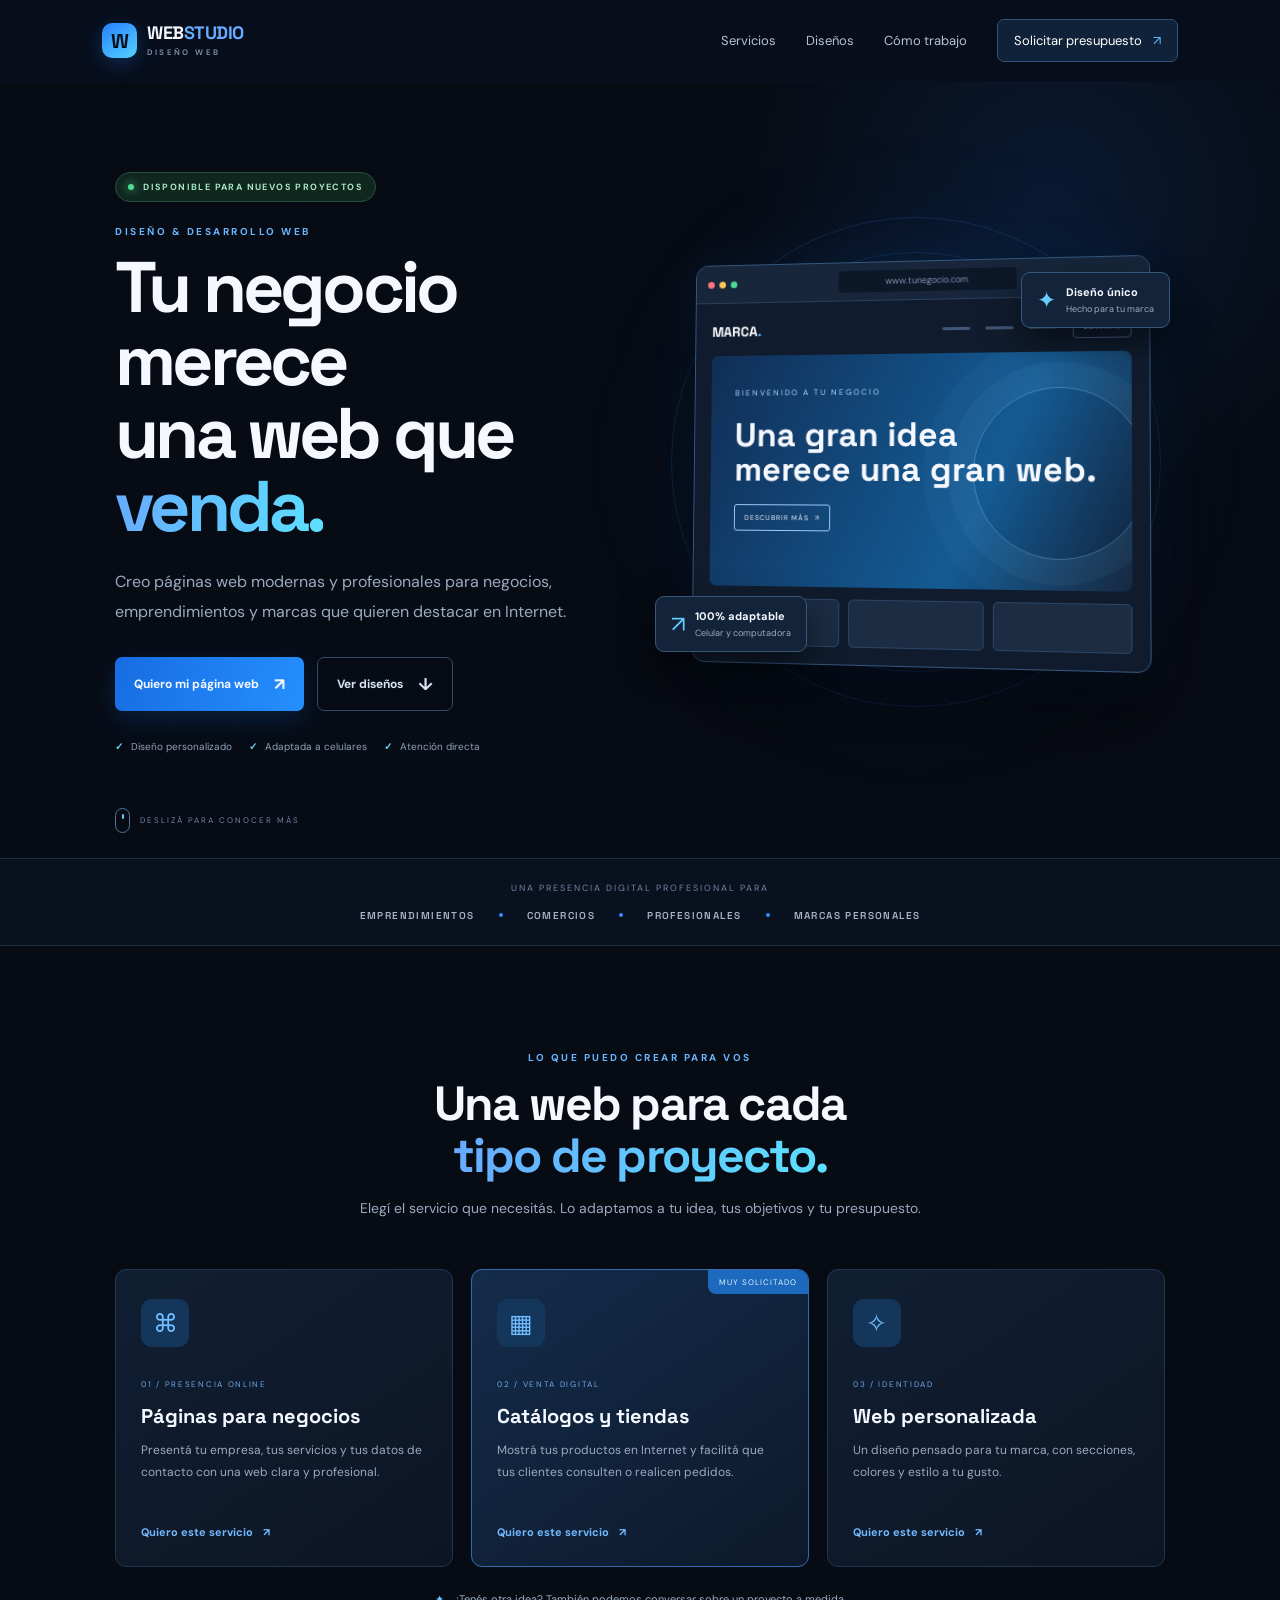
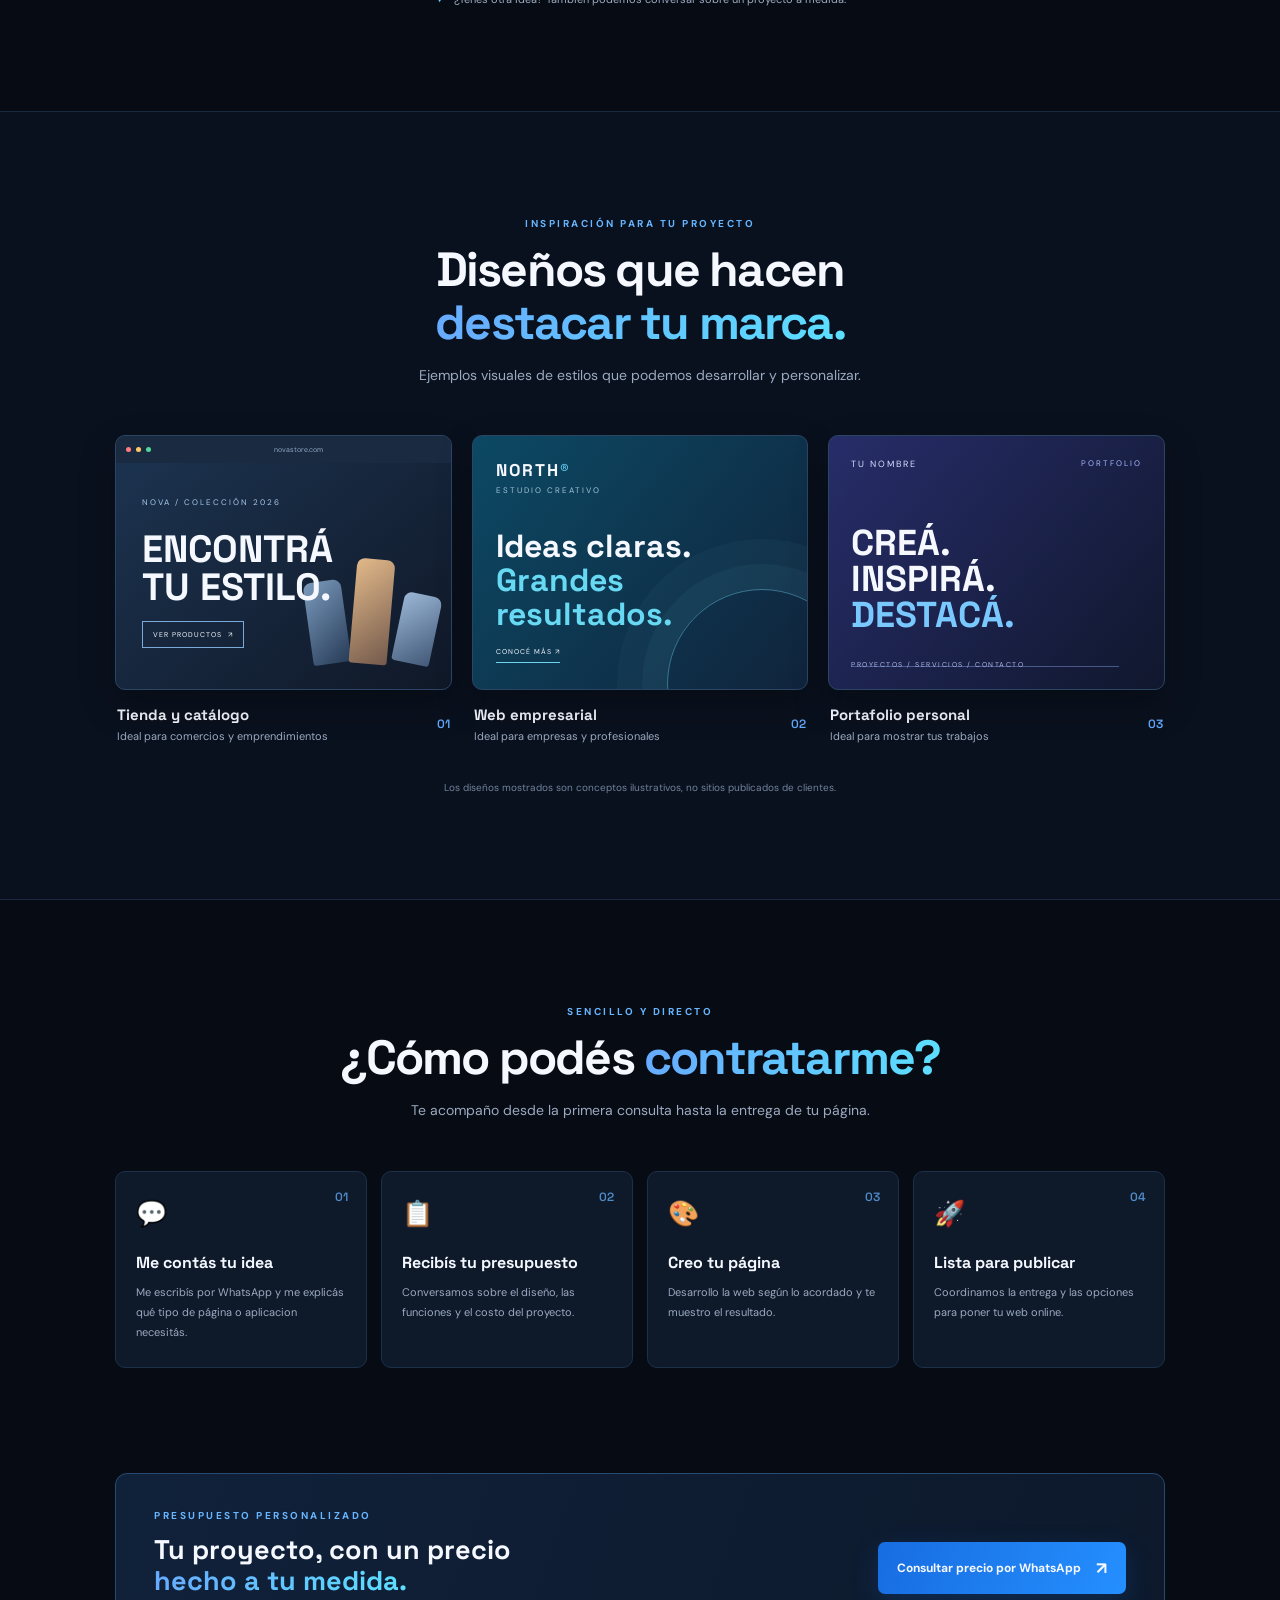
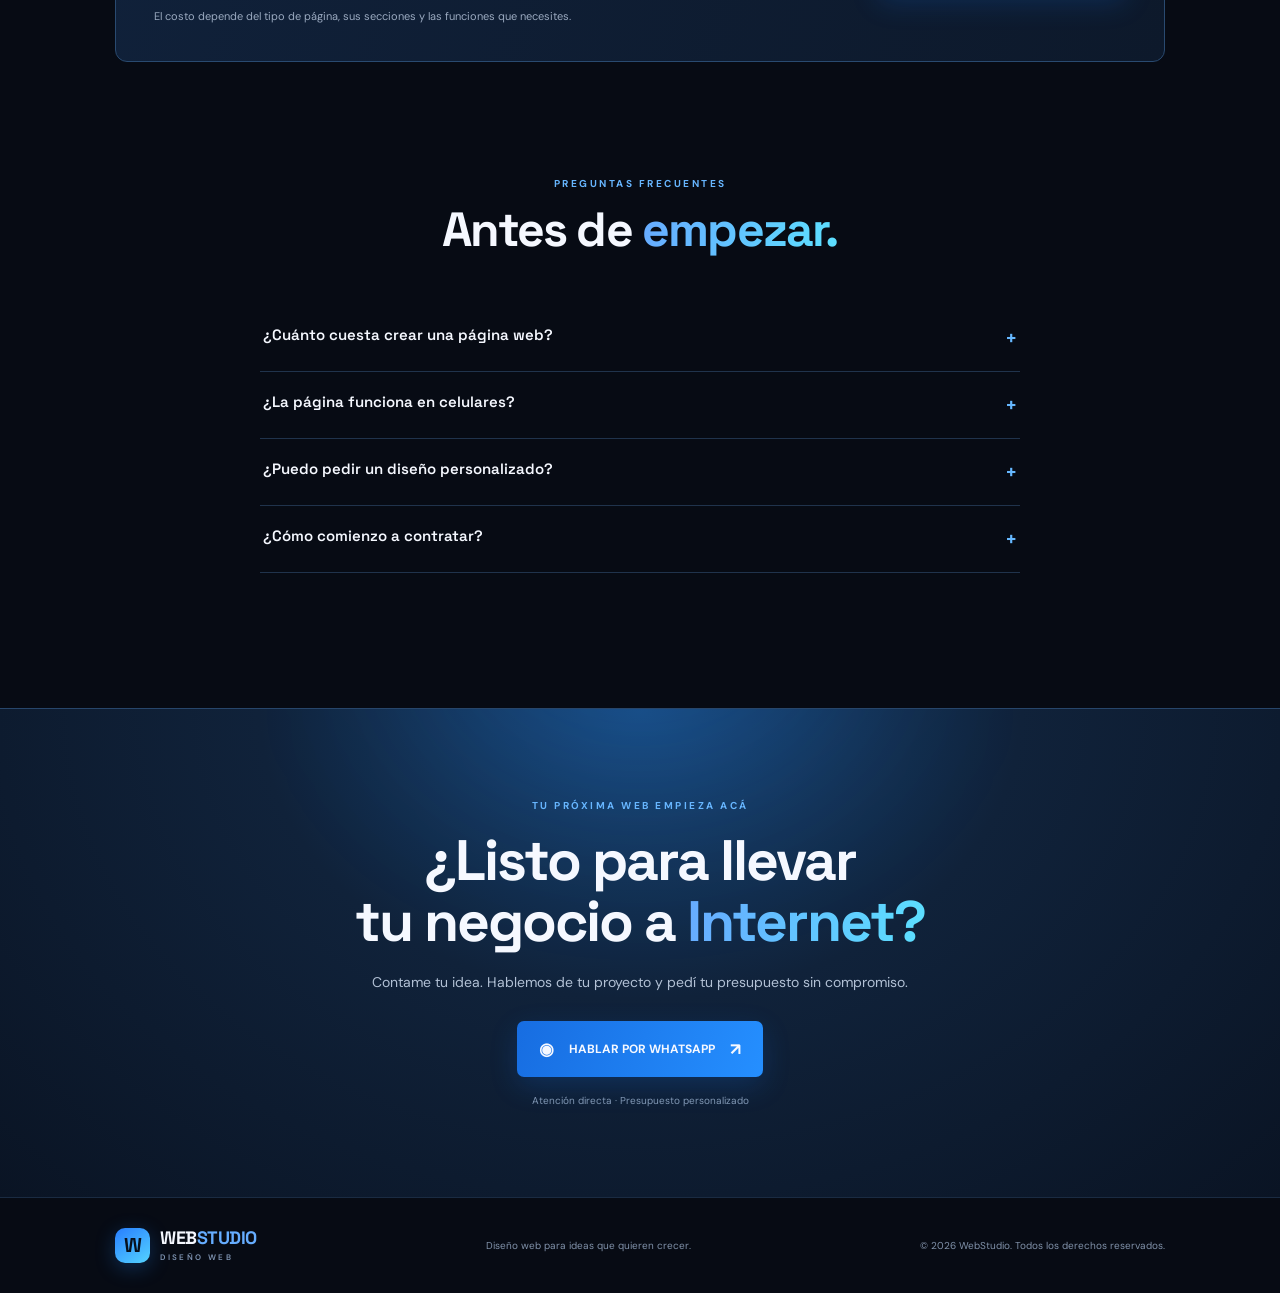
<file: index.html>
<!DOCTYPE html>
<html lang="es">
<head>
  <meta charset="UTF-8">
  <meta name="viewport" content="width=device-width, initial-scale=1.0">
  <meta name="theme-color" content="#070b14">
  <meta name="description" content="Diseño y desarrollo de páginas web profesionales para negocios, emprendimientos y marcas personales. Pedí tu presupuesto por WhatsApp.">
  <title>WebStudio | Tu negocio merece una gran web</title>
  <link rel="preconnect" href="https://fonts.googleapis.com">
  <link rel="preconnect" href="https://fonts.gstatic.com" crossorigin>
  <link href="https://fonts.googleapis.com/css2?family=DM+Sans:wght@400;500;600;700&family=Space+Grotesk:wght@400;500;600;700&display=swap" rel="stylesheet">
  <link rel="stylesheet" href="style.css">
</head>
<body>
  <div class="scroll-progress" id="scrollProgress"></div>

  <header class="site-header">
    <a class="brand" href="#inicio" aria-label="WebStudio inicio">
      <span class="brand-mark">W</span>
      <span>WEB<span class="brand-blue">STUDIO</span><small>DISEÑO WEB</small></span>
    </a>
    <button class="menu-toggle" id="menuToggle" aria-label="Abrir menú" aria-expanded="false">☰</button>
    <nav class="main-nav" id="mainNav">
      <a href="#servicios">Servicios</a>
      <a href="#proyectos">Diseños</a>
      <a href="#proceso">Cómo trabajo</a>
      <a href="#contacto" class="nav-cta">Solicitar presupuesto <span>↗</span></a>
    </nav>
  </header>

  <main>
    <section class="hero" id="inicio">
      <div class="hero-grid"></div>
      <div class="hero-copy reveal">
        <div class="availability"><span></span> DISPONIBLE PARA NUEVOS PROYECTOS</div>
        <p class="overline">DISEÑO & DESARROLLO WEB</p>
        <h1>Tu negocio merece<br>una web que <span class="gradient-text">venda.</span></h1>
        <p class="hero-description">Creo páginas web modernas y profesionales para negocios, emprendimientos y marcas que quieren destacar en Internet.</p>
        <div class="hero-buttons">
          <a class="btn btn-primary whatsapp-link" href="#contacto">Quiero mi página web <span>↗</span></a>
          <a class="btn btn-ghost" href="#proyectos">Ver diseños <span>↓</span></a>
        </div>
        <div class="hero-benefits">
          <span><b>✓</b> Diseño personalizado</span>
          <span><b>✓</b> Adaptada a celulares</span>
          <span><b>✓</b> Atención directa</span>
        </div>
      </div>

      <div class="hero-art reveal">
        <div class="art-glow"></div>
        <div class="browser-card">
          <div class="browser-top">
            <div class="browser-dots"><i></i><i></i><i></i></div>
            <div class="browser-address">www.tunegocio.com</div>
            <div class="browser-menu">•••</div>
          </div>
          <div class="browser-page">
            <div class="demo-nav"><b>MARCA<span>.</span></b><i></i><i></i><i></i><em>CONTACTO</em></div>
            <div class="demo-hero">
              <small>BIENVENIDO A TU NEGOCIO</small>
              <strong>Una gran idea<br>merece una gran web.</strong>
              <span>DESCUBRIR MÁS&nbsp; ↗</span>
              <div class="demo-shape"></div>
            </div>
            <div class="demo-columns"><i></i><i></i><i></i></div>
          </div>
        </div>
        <div class="floating-tag tag-top"><span>✦</span><div><b>Diseño único</b><small>Hecho para tu marca</small></div></div>
        <div class="floating-tag tag-bottom"><span>↗</span><div><b>100% adaptable</b><small>Celular y computadora</small></div></div>
        <div class="orbit orbit-one"></div><div class="orbit orbit-two"></div>
      </div>
      <a class="scroll-cue" href="#servicios"><span></span> DESLIZÁ PARA CONOCER MÁS</a>
    </section>

    <section class="trust-strip">
      <p>UNA PRESENCIA DIGITAL PROFESIONAL PARA</p>
      <div><span>EMPRENDIMIENTOS</span><i></i><span>COMERCIOS</span><i></i><span>PROFESIONALES</span><i></i><span>MARCAS PERSONALES</span></div>
    </section>

    <section class="section services-section" id="servicios">
      <div class="section-heading reveal">
        <p class="overline">LO QUE PUEDO CREAR PARA VOS</p>
        <h2>Una web para cada<br><span class="gradient-text">tipo de proyecto.</span></h2>
        <p>Elegí el servicio que necesitás. Lo adaptamos a tu idea, tus objetivos y tu presupuesto.</p>
      </div>
      <div class="services-grid">
        <article class="service-card reveal">
          <div class="service-icon">⌘</div><span class="service-number">01 / PRESENCIA ONLINE</span>
          <h3>Páginas para negocios</h3>
          <p>Presentá tu empresa, tus servicios y tus datos de contacto con una web clara y profesional.</p>
          <a href="#contacto" class="text-link">Quiero este servicio <span>↗</span></a>
        </article>
        <article class="service-card featured reveal">
          <div class="popular-label">MUY SOLICITADO</div>
          <div class="service-icon">▦</div><span class="service-number">02 / VENTA DIGITAL</span>
          <h3>Catálogos y tiendas</h3>
          <p>Mostrá tus productos en Internet y facilitá que tus clientes consulten o realicen pedidos.</p>
          <a href="#contacto" class="text-link">Quiero este servicio <span>↗</span></a>
        </article>
        <article class="service-card reveal">
          <div class="service-icon">✧</div><span class="service-number">03 / IDENTIDAD</span>
          <h3>Web personalizada</h3>
          <p>Un diseño pensado para tu marca, con secciones, colores y estilo a tu gusto.</p>
          <a href="#contacto" class="text-link">Quiero este servicio <span>↗</span></a>
        </article>
      </div>
      <div class="service-note reveal"><span>✦</span> ¿Tenés otra idea? También podemos conversar sobre un proyecto a medida.</div>
    </section>

    <section class="section portfolio-section" id="proyectos">
      <div class="section-heading reveal">
        <p class="overline">INSPIRACIÓN PARA TU PROYECTO</p>
        <h2>Diseños que hacen<br><span class="gradient-text">destacar tu marca.</span></h2>
        <p>Ejemplos visuales de estilos que podemos desarrollar y personalizar.</p>
      </div>
      <div class="portfolio-grid">
        <article class="portfolio-card reveal">
          <div class="portfolio-image shop-demo">
            <div class="fake-browser"><span></span><span></span><span></span><small>novastore.com</small></div>
            <div class="shop-content"><small>NOVA / COLECCIÓN 2026</small><b>ENCONTRÁ<br>TU ESTILO.</b><span>VER PRODUCTOS&nbsp; ↗</span><div class="product-shapes"><i></i><i></i><i></i></div></div>
          </div>
          <div class="portfolio-caption"><div><h3>Tienda y catálogo</h3><p>Ideal para comercios y emprendimientos</p></div><span>01</span></div>
        </article>
        <article class="portfolio-card reveal">
          <div class="portfolio-image agency-demo">
            <div class="agency-top">NORTH<span>®</span><small>ESTUDIO CREATIVO</small></div>
            <div class="agency-copy">Ideas claras.<br><em>Grandes resultados.</em></div><div class="agency-button">CONOCÉ MÁS ↗</div><div class="agency-circle"></div>
          </div>
          <div class="portfolio-caption"><div><h3>Web empresarial</h3><p>Ideal para empresas y profesionales</p></div><span>02</span></div>
        </article>
        <article class="portfolio-card reveal">
          <div class="portfolio-image personal-demo">
            <div class="personal-top">TU NOMBRE <span>PORTFOLIO</span></div>
            <div class="personal-copy">CREÁ.<br>INSPIRÁ.<br><b>DESTACÁ.</b></div><div class="personal-line"></div><small class="personal-bottom">PROYECTOS / SERVICIOS / CONTACTO</small>
          </div>
          <div class="portfolio-caption"><div><h3>Portafolio personal</h3><p>Ideal para mostrar tus trabajos</p></div><span>03</span></div>
        </article>
      </div>
      <p class="portfolio-disclaimer">Los diseños mostrados son conceptos ilustrativos, no sitios publicados de clientes.</p>
    </section>

    <section class="section process-section" id="proceso">
      <div class="section-heading reveal">
        <p class="overline">SENCILLO Y DIRECTO</p>
        <h2>¿Cómo podés <span class="gradient-text">contratarme?</span></h2>
        <p>Te acompaño desde la primera consulta hasta la entrega de tu página.</p>
      </div>
      <div class="process-grid">
        <article class="process-step reveal"><span>01</span><div class="step-icon">💬</div><h3>Me contás tu idea</h3><p>Me escribís por WhatsApp y me explicás qué tipo de página o aplicacion necesitás.</p></article>
        <article class="process-step reveal"><span>02</span><div class="step-icon">📋</div><h3>Recibís tu presupuesto</h3><p>Conversamos sobre el diseño, las funciones y el costo del proyecto.</p></article>
        <article class="process-step reveal"><span>03</span><div class="step-icon">🎨</div><h3>Creo tu página</h3><p>Desarrollo la web según lo acordado y te muestro el resultado.</p></article>
        <article class="process-step reveal"><span>04</span><div class="step-icon">🚀</div><h3>Lista para publicar</h3><p>Coordinamos la entrega y las opciones para poner tu web online.</p></article>
      </div>
    </section>

    <section class="pricing-band reveal">
      <div><p class="overline">PRESUPUESTO PERSONALIZADO</p><h2>Tu proyecto, con un precio<br><span class="gradient-text">hecho a tu medida.</span></h2><p>El costo depende del tipo de página, sus secciones y las funciones que necesites.</p></div>
      <a class="btn btn-primary whatsapp-link" href="#contacto">Consultar precio por WhatsApp <span>↗</span></a>
    </section>

    <section class="faq-section section">
      <div class="section-heading reveal"><p class="overline">PREGUNTAS FRECUENTES</p><h2>Antes de <span class="gradient-text">empezar.</span></h2></div>
      <div class="faq-list">
        <details class="reveal"><summary>¿Cuánto cuesta crear una página web? <span>+</span></summary><p>El precio depende del tipo de página y de lo que quieras incluir. Escribime y te preparo un presupuesto según tu proyecto.</p></details>
        <details class="reveal"><summary>¿La página funciona en celulares? <span>+</span></summary><p>Sí. Los diseños se preparan para adaptarse a celulares, tablets y computadoras.</p></details>
        <details class="reveal"><summary>¿Puedo pedir un diseño personalizado? <span>+</span></summary><p>¡Claro! Podemos definir colores, secciones, estilo y contenido según la identidad de tu negocio.</p></details>
        <details class="reveal"><summary>¿Cómo comienzo a contratar? <span>+</span></summary><p>Contactame por WhatsApp, contame qué necesitás y coordinamos los detalles y el presupuesto.</p></details>
      </div>
    </section>

    <section class="contact-section" id="contacto">
      <div class="contact-glow"></div>
      <div class="contact-inner reveal">
        <p class="overline">TU PRÓXIMA WEB EMPIEZA ACÁ</p>
        <h2>¿Listo para llevar<br>tu negocio a <span class="gradient-text">Internet?</span></h2>
        <p>Contame tu idea. Hablemos de tu proyecto y pedí tu presupuesto sin compromiso.</p>
        <a class="btn btn-primary whatsapp-link" href="#contacto"> <span class="whatsapp-icon">◉</span> HABLAR POR WHATSAPP <span>↗</span></a>
        <small>Atención directa · Presupuesto personalizado</small>
      </div>
    </section>
  </main>

  <footer class="footer">
    <a class="brand" href="#inicio"><span class="brand-mark">W</span><span>WEB<span class="brand-blue">STUDIO</span><small>DISEÑO WEB</small></span></a>
    <p>Diseño web para ideas que quieren crecer.</p>
    <small>© <span id="year"></span> WebStudio. Todos los derechos reservados.</small>
  </footer>
  <button class="back-top" id="backTop" aria-label="Volver arriba">↑</button>
  <script src="script.js"></script>
</body>
</html>
</file>
<file: style.css>
@import url('https://fonts.googleapis.com/css2?family=DM+Sans:wght@400;500;600;700&family=Space+Grotesk:wght@400;500;600;700&display=swap');
:root{--bg:#070b14;--panel:#0d1727;--panel2:#101e32;--blue:#3488ff;--cyan:#5bd6ff;--text:#f5f8ff;--muted:#9baac0;--line:#1c2d45}
*{box-sizing:border-box;margin:0;padding:0}html{scroll-behavior:smooth;scroll-padding-top:90px}body{background:var(--bg);color:var(--text);font-family:'DM Sans',Arial,sans-serif;overflow-x:hidden}a{color:inherit;text-decoration:none}
.scroll-progress{position:fixed;z-index:999;top:0;left:0;height:3px;width:0;background:linear-gradient(90deg,var(--blue),var(--cyan))}
.site-header{height:82px;padding:0 8%;display:flex;align-items:center;justify-content:space-between;position:sticky;top:0;z-index:100;background:#080e1beF;border-bottom:1px solid #263b571f;backdrop-filter:blur(18px)}
.brand{display:flex;align-items:center;gap:10px;font:700 18px 'Space Grotesk';letter-spacing:-.5px}.brand>span:last-child{line-height:1}.brand-blue{color:#66adff}.brand small{display:block;font:600 8px 'DM Sans';letter-spacing:2.4px;color:#7f94b2;margin-top:5px}.brand-mark{width:35px;height:35px;border-radius:10px;display:grid;place-items:center;background:linear-gradient(145deg,#287eff,#54d3ff);color:#07101d;font:700 20px 'Space Grotesk';box-shadow:0 5px 20px #2388ff44}
.main-nav{display:flex;align-items:center;gap:30px}.main-nav>a{font-size:13px;color:#b6c3d5;transition:.2s}.main-nav>a:hover{color:white}.main-nav .nav-cta{color:white;padding:12px 16px;border:1px solid #31547d;border-radius:7px;background:#10223a}.nav-cta span{color:#65baff;margin-left:8px}.menu-toggle{display:none;background:none;border:0;color:white;font-size:25px}
.hero{min-height:680px;padding:90px 9% 105px;display:grid;grid-template-columns:1.02fr .98fr;gap:35px;align-items:center;position:relative;isolation:isolate;overflow:hidden}.hero-grid{position:absolute;inset:0;z-index:-2;opacity:.2;background-image:linear-gradient(#31507722 1px,transparent 1px),linear-gradient(90deg,#31507722 1px,transparent 1px);background-size:58px 58px;mask-image:linear-gradient(90deg,black,transparent 85%)}.hero:after{content:"";position:absolute;z-index:-1;width:650px;height:650px;right:-100px;top:-210px;border-radius:50%;background:radial-gradient(circle,#1354a633,transparent 68%)}
.hero-copy{max-width:630px}.availability{display:inline-flex;align-items:center;gap:9px;padding:8px 12px;border:1px solid #27513f;background:#10271f;border-radius:30px;color:#a9e7c5;font-size:9px;letter-spacing:1.4px;font-weight:700}.availability span{width:6px;height:6px;border-radius:50%;background:#53d993;box-shadow:0 0 10px #53d993;animation:pulse 1.7s infinite}.overline{font-size:10px;letter-spacing:2.5px;color:#67b6ff;font-weight:700;margin:23px 0 13px}
h1,h2,h3{font-family:'Space Grotesk',sans-serif}h1{font-size:clamp(48px,5.6vw,73px);line-height:1.02;letter-spacing:-3.8px;margin-bottom:24px}.gradient-text{background:linear-gradient(100deg,#67aaff,#5ce0ff);-webkit-background-clip:text;background-clip:text;color:transparent}.hero-description{font-size:16px;line-height:1.85;color:var(--muted);max-width:535px}.hero-buttons{display:flex;gap:13px;flex-wrap:wrap;margin-top:30px}.btn{display:inline-flex;align-items:center;justify-content:center;gap:15px;padding:15px 19px;border-radius:7px;font-size:12px;font-weight:700;transition:.25s}.btn:hover{transform:translateY(-4px)}.btn-primary{background:linear-gradient(110deg,#176de1,#258fff);box-shadow:0 9px 28px #1475ec33}.btn-primary:hover{box-shadow:0 12px 35px #1475ec66}.btn-ghost{border:1px solid #344966;color:#d7e4f5}.btn-ghost:hover{border-color:#67aaff}.btn span{font-size:17px}.hero-benefits{display:flex;gap:17px;flex-wrap:wrap;margin-top:29px;color:#91a2ba;font-size:10px}.hero-benefits b{color:#65d6ff;margin-right:5px}
.hero-art{height:450px;display:flex;align-items:center;justify-content:center;position:relative}.art-glow{position:absolute;width:390px;height:390px;background:#1478ff20;filter:blur(70px);border-radius:50%}.browser-card{width:min(100%,460px);position:relative;z-index:2;border:1px solid #35577e;border-radius:13px;background:#101c2e;overflow:hidden;box-shadow:0 35px 90px #0009,0 0 65px #1b83ff1b;transform:perspective(1000px) rotateY(-7deg) rotateX(2deg);animation:float 6s ease-in-out infinite}.browser-top{height:39px;background:#17263b;border-bottom:1px solid #2b405b;display:flex;align-items:center;padding:0 12px;gap:10px}.browser-dots{display:flex;gap:5px}.browser-dots i{width:7px;height:7px;border-radius:50%;background:#ff737d}.browser-dots i:nth-child(2){background:#ffc55e}.browser-dots i:nth-child(3){background:#4bd99a}.browser-address{margin:auto;background:#0c1728;color:#8195b1;font-size:9px;padding:5px 48px;border-radius:4px}.browser-menu{font-size:10px;color:#91a4bd}.browser-page{padding:17px}.demo-nav{display:flex;align-items:center;gap:15px;height:24px;font-size:8px;color:#a9bad0}.demo-nav b{font:700 14px 'Space Grotesk';margin-right:auto;color:white}.demo-nav b span{color:#58baff}.demo-nav i{width:28px;height:3px;border-radius:5px;background:#415777}.demo-nav em{font-style:normal;font-size:7px;border:1px solid #41648e;padding:6px 9px;border-radius:4px}.demo-hero{height:235px;margin-top:13px;border-radius:7px;padding:25px;background:linear-gradient(115deg,#102e56,#145b94 65%,#12223b);position:relative;overflow:hidden}.demo-hero small{font-size:8px;letter-spacing:2px;color:#b0d9ff}.demo-hero strong{display:block;position:relative;z-index:1;font:700 34px/1.03 'Space Grotesk';margin-top:18px}.demo-hero>span{display:inline-block;position:relative;z-index:1;margin-top:18px;font-size:7px;letter-spacing:1px;border:1px solid #9dcaff;padding:8px 10px;border-radius:3px}.demo-shape{position:absolute;width:170px;height:170px;border:1px solid #9bd8ff55;border-radius:50%;right:-15px;top:35px;box-shadow:0 0 0 25px #9bd8ff0b,0 0 0 50px #9bd8ff08}.demo-columns{display:flex;gap:9px;margin-top:12px}.demo-columns i{height:48px;flex:1;border-radius:5px;background:#1b2c43;border:1px solid #2c4665}.floating-tag{position:absolute;z-index:3;display:flex;align-items:center;gap:10px;padding:12px 15px;border-radius:9px;background:#13243a;border:1px solid #385779;box-shadow:0 15px 35px #0008;animation:float 5s ease-in-out infinite}.floating-tag>span{font-size:23px;color:#68caff}.floating-tag b,.floating-tag small{display:block}.floating-tag b{font-size:11px}.floating-tag small{font-size:9px;color:#9aabc0;margin-top:4px}.tag-top{top:35px;right:-5px}.tag-bottom{bottom:35px;left:-13px;animation-delay:-2s}.orbit{position:absolute;border:1px solid #388bff2c;border-radius:50%;width:420px;height:420px;animation:spin 35s linear infinite}.orbit-two{width:490px;height:490px;animation-direction:reverse}.scroll-cue{position:absolute;bottom:25px;left:9%;font-size:8px;letter-spacing:2px;color:#7186a3;display:flex;align-items:center;gap:10px}.scroll-cue span{height:25px;width:15px;border:1px solid #50749d;border-radius:10px;position:relative}.scroll-cue span:after{content:"";position:absolute;top:5px;left:6px;width:2px;height:5px;background:#62caff;border-radius:2px;animation:scroll 1.5s infinite}
.trust-strip{padding:23px 8%;border-top:1px solid #1b2b41;border-bottom:1px solid #1b2b41;background:#0a111e;text-align:center}.trust-strip p{font-size:9px;letter-spacing:2px;color:#7186a3;margin-bottom:15px}.trust-strip>div{display:flex;justify-content:center;align-items:center;gap:24px;flex-wrap:wrap;color:#a6b5c9;font:600 10px 'Space Grotesk';letter-spacing:1.4px}.trust-strip i{width:4px;height:4px;background:#388bff;border-radius:50%}
.section{padding:105px 9%}.section-heading{text-align:center;max-width:650px;margin:0 auto 48px}.section-heading .overline{margin-top:0}.section-heading h2{font-size:clamp(34px,4vw,48px);line-height:1.1;letter-spacing:-1.8px;margin:14px 0}.section-heading>p:last-child{font-size:14px;line-height:1.7;color:var(--muted)}
.services-grid{display:grid;grid-template-columns:repeat(3,1fr);gap:18px}.service-card{position:relative;padding:29px 25px 25px;background:linear-gradient(145deg,#111f33,#0c1524);border:1px solid #203650;border-radius:11px;overflow:hidden;transition:.3s}.service-card:hover{transform:translateY(-7px);border-color:#3488ff;box-shadow:0 18px 45px #0005}.service-card.featured{border-color:#326db0;background:linear-gradient(145deg,#142c4b,#0d192b)}.popular-label{position:absolute;right:0;top:0;background:#1c69bd;color:#e4f3ff;font-size:8px;letter-spacing:1px;padding:7px 11px;border-radius:0 0 0 8px}.service-icon{width:48px;height:48px;display:grid;place-items:center;border-radius:11px;background:#15365b;color:#71bdff;font-size:25px;margin-bottom:24px}.service-number{font-size:8px;letter-spacing:1.7px;color:#6da9e8}.service-card h3{font-size:20px;margin:11px 0}.service-card p{font-size:12px;line-height:1.8;color:var(--muted);min-height:66px}.text-link{display:inline-flex;gap:10px;color:#72baff;font-size:11px;font-weight:700;margin-top:19px}.text-link span{transition:.2s}.text-link:hover span{transform:translate(3px,-3px)}.service-note{margin:25px auto 0;text-align:center;color:#9cacc1;font-size:11px}.service-note span{color:#64caff;margin-right:7px}
.portfolio-section{background:#0a111e;border-top:1px solid #182940;border-bottom:1px solid #182940}.portfolio-grid{display:grid;grid-template-columns:repeat(3,1fr);gap:20px}.portfolio-card{min-width:0;transition:.3s}.portfolio-card:hover{transform:translateY(-6px)}.portfolio-image{height:255px;position:relative;overflow:hidden;border-radius:10px;border:1px solid #2b4564;box-shadow:0 15px 35px #0004}.shop-demo{background:linear-gradient(140deg,#1c3451,#101827)}.fake-browser{height:27px;background:#1a2a40;display:flex;align-items:center;gap:5px;padding:0 10px}.fake-browser>span{width:5px;height:5px;border-radius:50%;background:#ff7b82}.fake-browser>span:nth-child(2){background:#ffca66}.fake-browser>span:nth-child(3){background:#54d59b}.fake-browser small{margin:auto;color:#8fa7c4;font-size:7px}.shop-content{padding:26px}.shop-content>small{font-size:8px;letter-spacing:2px;color:#a9c8eb}.shop-content>b{display:block;font:700 38px/1 'Space Grotesk';margin-top:20px;position:relative;z-index:1}.shop-content>span{display:inline-block;font-size:7px;letter-spacing:1px;border:1px solid #7ba9d8;padding:8px 10px;margin-top:15px}.product-shapes{position:absolute;right:15px;bottom:25px;display:flex;align-items:end;gap:7px}.product-shapes i{display:block;width:38px;height:83px;border-radius:8px 8px 3px 3px;background:linear-gradient(140deg,#7c9bbd,#263b57);transform:rotate(-8deg)}.product-shapes i:nth-child(2){height:105px;background:linear-gradient(140deg,#e2b98a,#745a4c);transform:rotate(5deg)}.product-shapes i:nth-child(3){height:70px;background:linear-gradient(140deg,#9cb7d6,#425978);transform:rotate(12deg)}.agency-demo{background:linear-gradient(130deg,#0c4964,#10243c)}.agency-top{padding:23px 23px 0;font:700 17px 'Space Grotesk';letter-spacing:2px}.agency-top span{color:#69d9ff}.agency-top small{display:block;font:8px 'DM Sans';letter-spacing:2px;color:#a4c4d8;margin-top:4px}.agency-copy{font:700 32px/1.05 'Space Grotesk';margin:35px 23px 0;position:relative;z-index:2}.agency-copy em{font-style:normal;color:#68d9f3}.agency-button{font-size:7px;letter-spacing:1px;margin:16px 23px;border-bottom:1px solid #6fd5ec;width:max-content;padding-bottom:6px}.agency-circle{position:absolute;width:190px;height:190px;border-radius:50%;border:1px solid #7be4ff66;right:-50px;bottom:-90px;box-shadow:0 0 0 25px #7be4ff0b,0 0 0 50px #7be4ff08}.personal-demo{background:linear-gradient(130deg,#272d69,#10172d)}.personal-top{display:flex;justify-content:space-between;padding:22px;font-size:9px;letter-spacing:2px;color:#d8e0ff}.personal-top span{color:#a8b8ff;font-size:8px}.personal-copy{font:700 36px/1 'Space Grotesk';margin:33px 22px;position:relative;z-index:2}.personal-copy b{color:#79c9ff}.personal-line{height:1px;background:#9ab5ff66;width:80%;margin:0 22px}.personal-bottom{position:absolute;bottom:20px;left:22px;font-size:7px;letter-spacing:1.5px;color:#aab8e4}.portfolio-caption{display:flex;justify-content:space-between;align-items:center;padding:15px 2px}.portfolio-caption h3{font-size:15px}.portfolio-caption p{font-size:11px;color:var(--muted);margin-top:5px}.portfolio-caption>span{font:600 12px 'Space Grotesk';color:#64aaff}.portfolio-disclaimer{text-align:center;color:#71839d;font-size:10px;margin-top:23px}
.process-grid{display:grid;grid-template-columns:repeat(4,1fr);gap:14px}.process-step{position:relative;padding:25px 20px;background:#0e192a;border:1px solid #1c304a;border-radius:10px}.process-step>span{position:absolute;right:18px;top:17px;color:#4f8bc8;font:600 12px 'Space Grotesk'}.step-icon{font-size:25px;margin-bottom:22px}.process-step h3{font-size:16px;margin-bottom:10px}.process-step p{font-size:11px;line-height:1.8;color:var(--muted)}
.pricing-band{margin:0 9% 100px;padding:35px 38px;border:1px solid #294a70;border-radius:12px;background:linear-gradient(110deg,#10213a,#0d192b);display:flex;align-items:center;justify-content:space-between;gap:25px}.pricing-band .overline{margin:0 0 12px}.pricing-band h2{font-size:27px;line-height:1.15}.pricing-band p:last-child{font-size:11px;color:var(--muted);margin-top:12px;line-height:1.6}.pricing-band .btn{flex-shrink:0}
.faq-section{padding-top:15px}.faq-list{max-width:760px;margin:auto}.faq-list details{border-bottom:1px solid #20334c;padding:20px 3px}.faq-list summary{list-style:none;display:flex;justify-content:space-between;gap:15px;cursor:pointer;font:600 15px 'Space Grotesk'}.faq-list summary::-webkit-details-marker{display:none}.faq-list summary span{color:#66b8ff;font-size:20px;transition:.2s}.faq-list details[open] summary span{transform:rotate(45deg)}.faq-list details p{color:var(--muted);font-size:12px;line-height:1.8;padding:13px 30px 0 0}
.contact-section{margin-top:30px;padding:90px 7%;text-align:center;position:relative;overflow:hidden;border-top:1px solid #27466b;background:radial-gradient(ellipse at 50% 0%,#17477a 0%,#10223a 42%,#0a1424 100%)}.contact-glow{position:absolute;width:450px;height:300px;border-radius:50%;background:#238aff25;filter:blur(90px);left:calc(50% - 225px);top:-220px}.contact-inner{position:relative;max-width:700px;margin:auto}.contact-inner .overline{margin-top:0}.contact-inner h2{font-size:clamp(37px,5vw,57px);line-height:1.08;letter-spacing:-2px;margin:18px 0}.contact-inner>p:not(.overline){color:#b2c1d5;font-size:14px;line-height:1.7;margin-bottom:26px}.contact-inner .btn{padding:17px 22px}.whatsapp-icon{font-size:18px}.contact-inner>small{display:block;color:#8298b5;font-size:10px;margin-top:17px}
.footer{padding:30px 9%;display:flex;align-items:center;justify-content:space-between;gap:18px;flex-wrap:wrap;border-top:1px solid #1a2b42}.footer>p,.footer>small{font-size:10px;color:#8192aa}.back-top{position:fixed;right:22px;bottom:22px;width:40px;height:40px;border-radius:9px;border:1px solid #365a82;background:#132843;color:white;font-size:20px;cursor:pointer;opacity:0;pointer-events:none;transform:translateY(10px);transition:.25s;z-index:80}.back-top.show{opacity:1;pointer-events:auto;transform:translateY(0)}
.reveal{opacity:0;transform:translateY(25px);transition:opacity .7s ease,transform .7s ease}.reveal.visible{opacity:1;transform:translateY(0)}
@keyframes pulse{50%{opacity:.45;transform:scale(.8)}}@keyframes float{0%,100%{transform:translateY(0) perspective(1000px) rotateY(-7deg) rotateX(2deg)}50%{transform:translateY(-12px) perspective(1000px) rotateY(-7deg) rotateX(2deg)}}@keyframes spin{to{transform:rotate(360deg)}}@keyframes scroll{0%{opacity:0;transform:translateY(0)}40%{opacity:1}100%{opacity:0;transform:translateY(9px)}}
@media(max-width:1000px){.hero{grid-template-columns:1fr;padding-top:75px}.hero-copy{text-align:center;margin:auto}.hero-description{margin:auto}.hero-buttons,.hero-benefits{justify-content:center}.hero-art{max-width:560px;width:100%;margin:5px auto 0}.scroll-cue{left:7%}.process-grid{grid-template-columns:repeat(2,1fr)}}
@media(max-width:700px){.site-header{height:70px;padding:0 6%}.menu-toggle{display:block}.main-nav{display:none;position:absolute;top:70px;left:0;right:0;padding:20px 6%;background:#0c1728;border-bottom:1px solid #263c58;flex-direction:column;align-items:stretch;gap:20px}.main-nav.open{display:flex}.main-nav .nav-cta{text-align:center}.hero{padding:65px 6% 95px;min-height:0}.hero h1{font-size:49px;letter-spacing:-2.8px}.hero-description{font-size:14px}.hero-art{height:360px}.browser-card{width:95%}.demo-hero{height:190px}.demo-hero strong{font-size:28px}.tag-top{right:-3px;top:13px}.tag-bottom{left:-4px;bottom:7px}.orbit{width:330px;height:330px}.orbit-two{width:370px;height:370px}.trust-strip{padding:22px 5%}.trust-strip>div{gap:12px;font-size:8px}.section{padding:75px 6%}.services-grid,.portfolio-grid{grid-template-columns:1fr}.service-card p{min-height:0}.portfolio-image{height:245px}.process-grid{grid-template-columns:1fr 1fr}.pricing-band{margin:0 6% 75px;padding:27px 22px;align-items:flex-start;flex-direction:column}.pricing-band h2{font-size:24px}.contact-section{padding:75px 6%}.footer{justify-content:center;text-align:center;flex-direction:column}.scroll-cue{bottom:22px}}
@media(max-width:420px){.hero h1{font-size:42px}.hero-buttons{flex-direction:column}.hero-buttons .btn{width:100%}.hero-benefits{gap:10px;font-size:9px}.hero-art{height:320px}.floating-tag{padding:9px 11px}.floating-tag b{font-size:10px}.floating-tag small{font-size:8px}.process-grid{grid-template-columns:1fr}.section-heading h2{font-size:34px}}
@media(prefers-reduced-motion:reduce){*,*::before,*::after{scroll-behavior:auto!important;animation-duration:.01ms!important;transition-duration:.01ms!important}}
</file>
